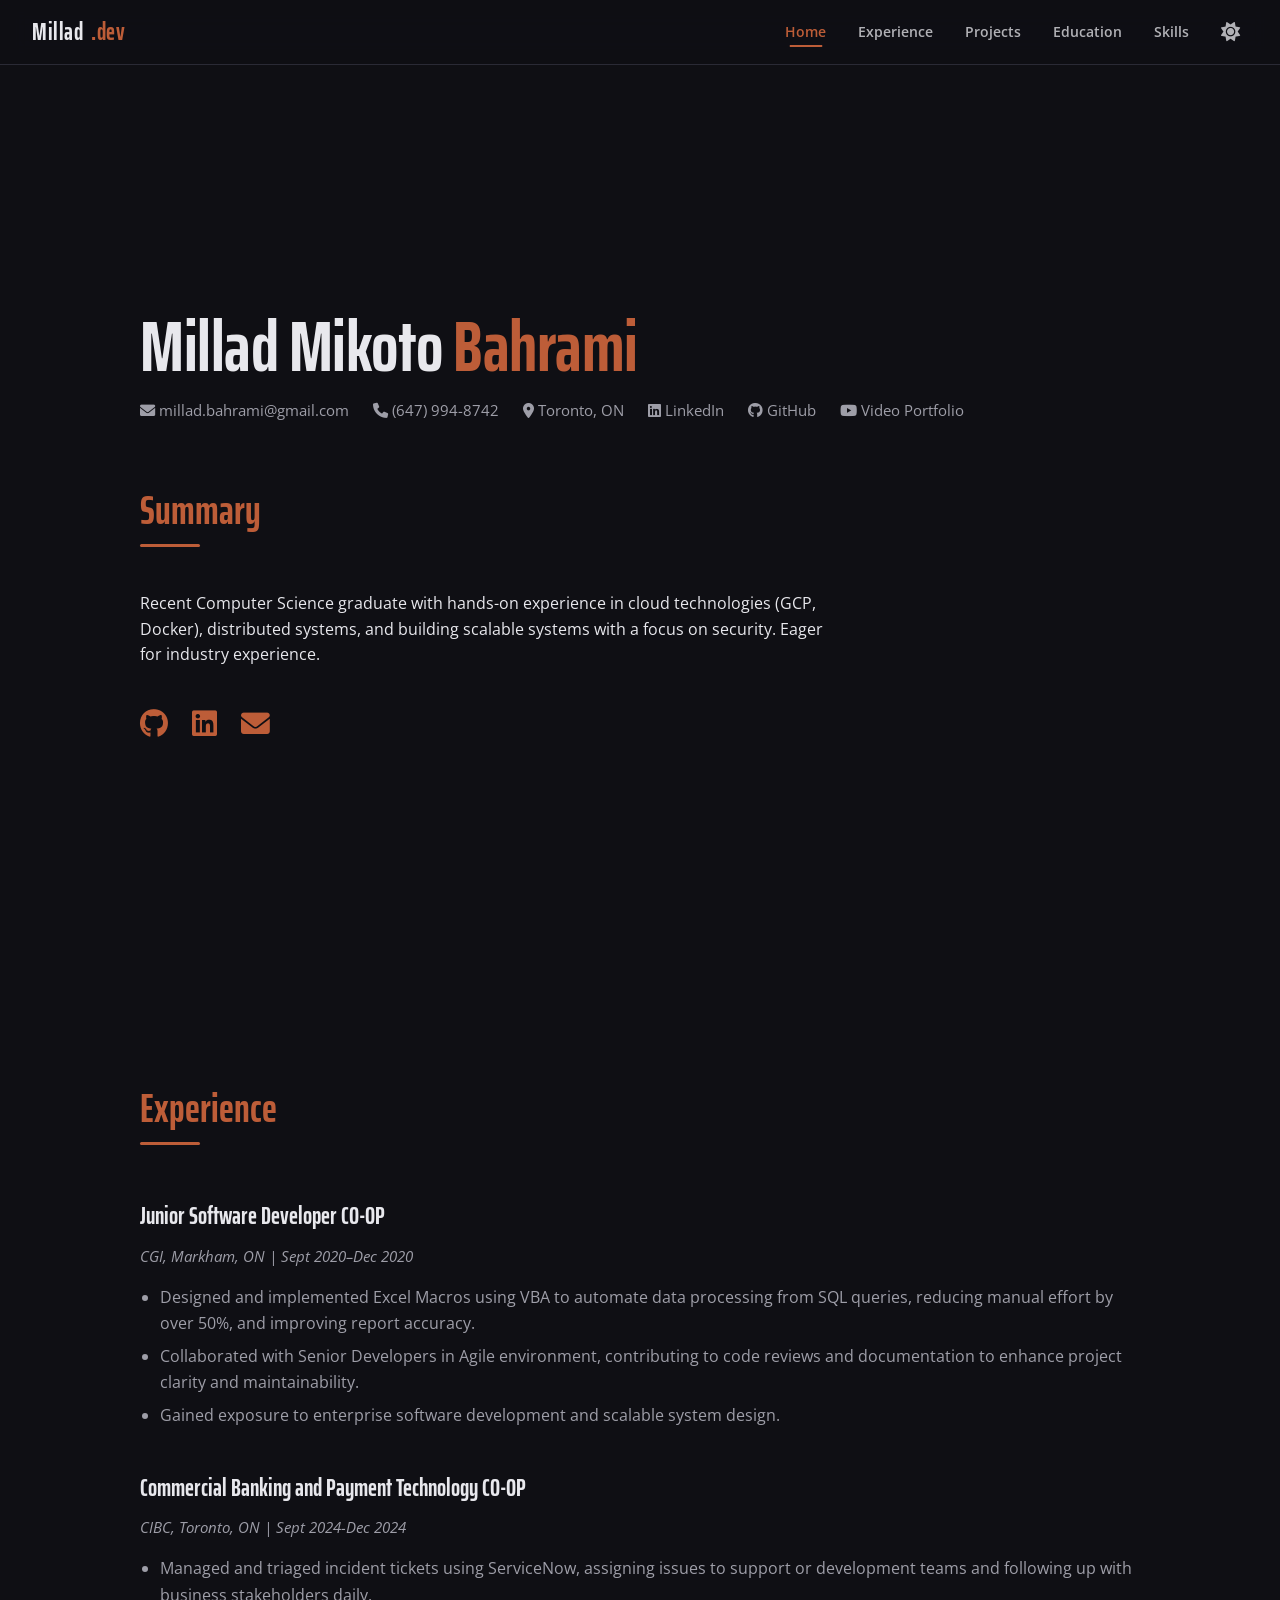
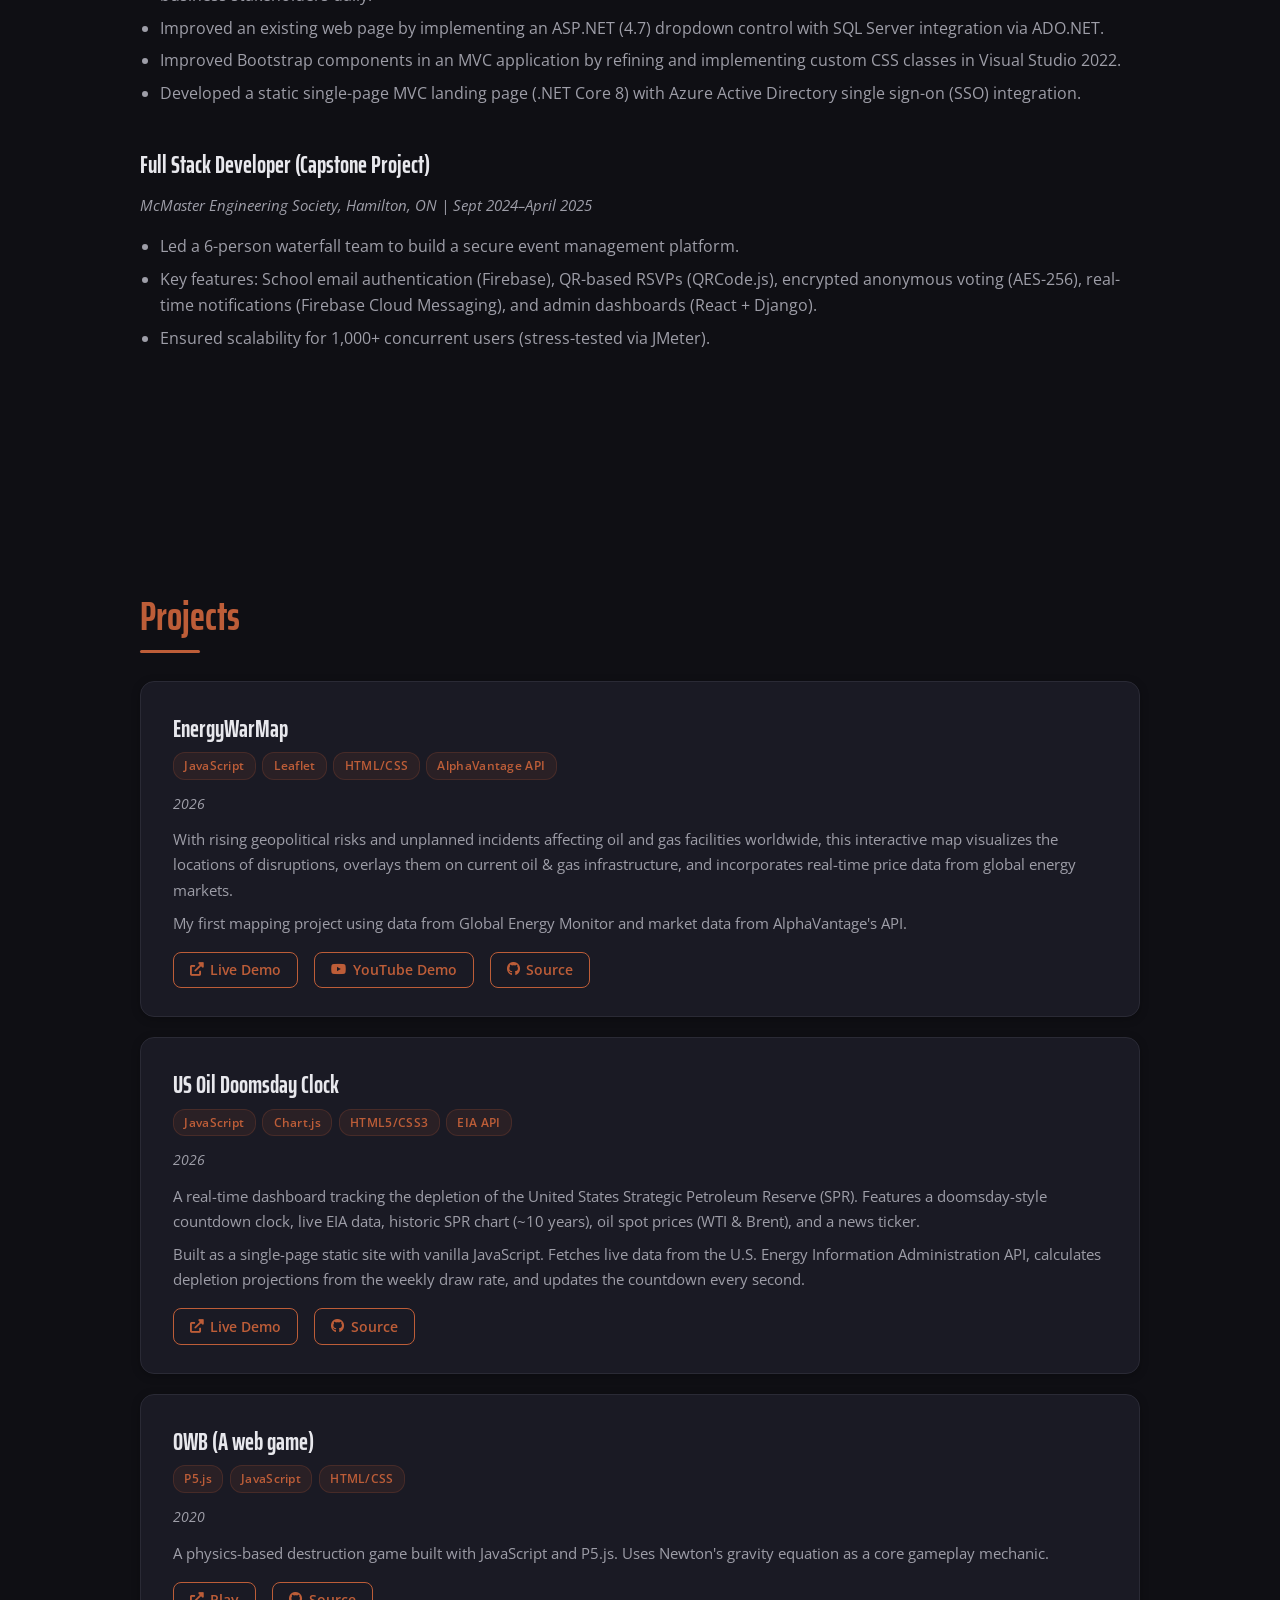
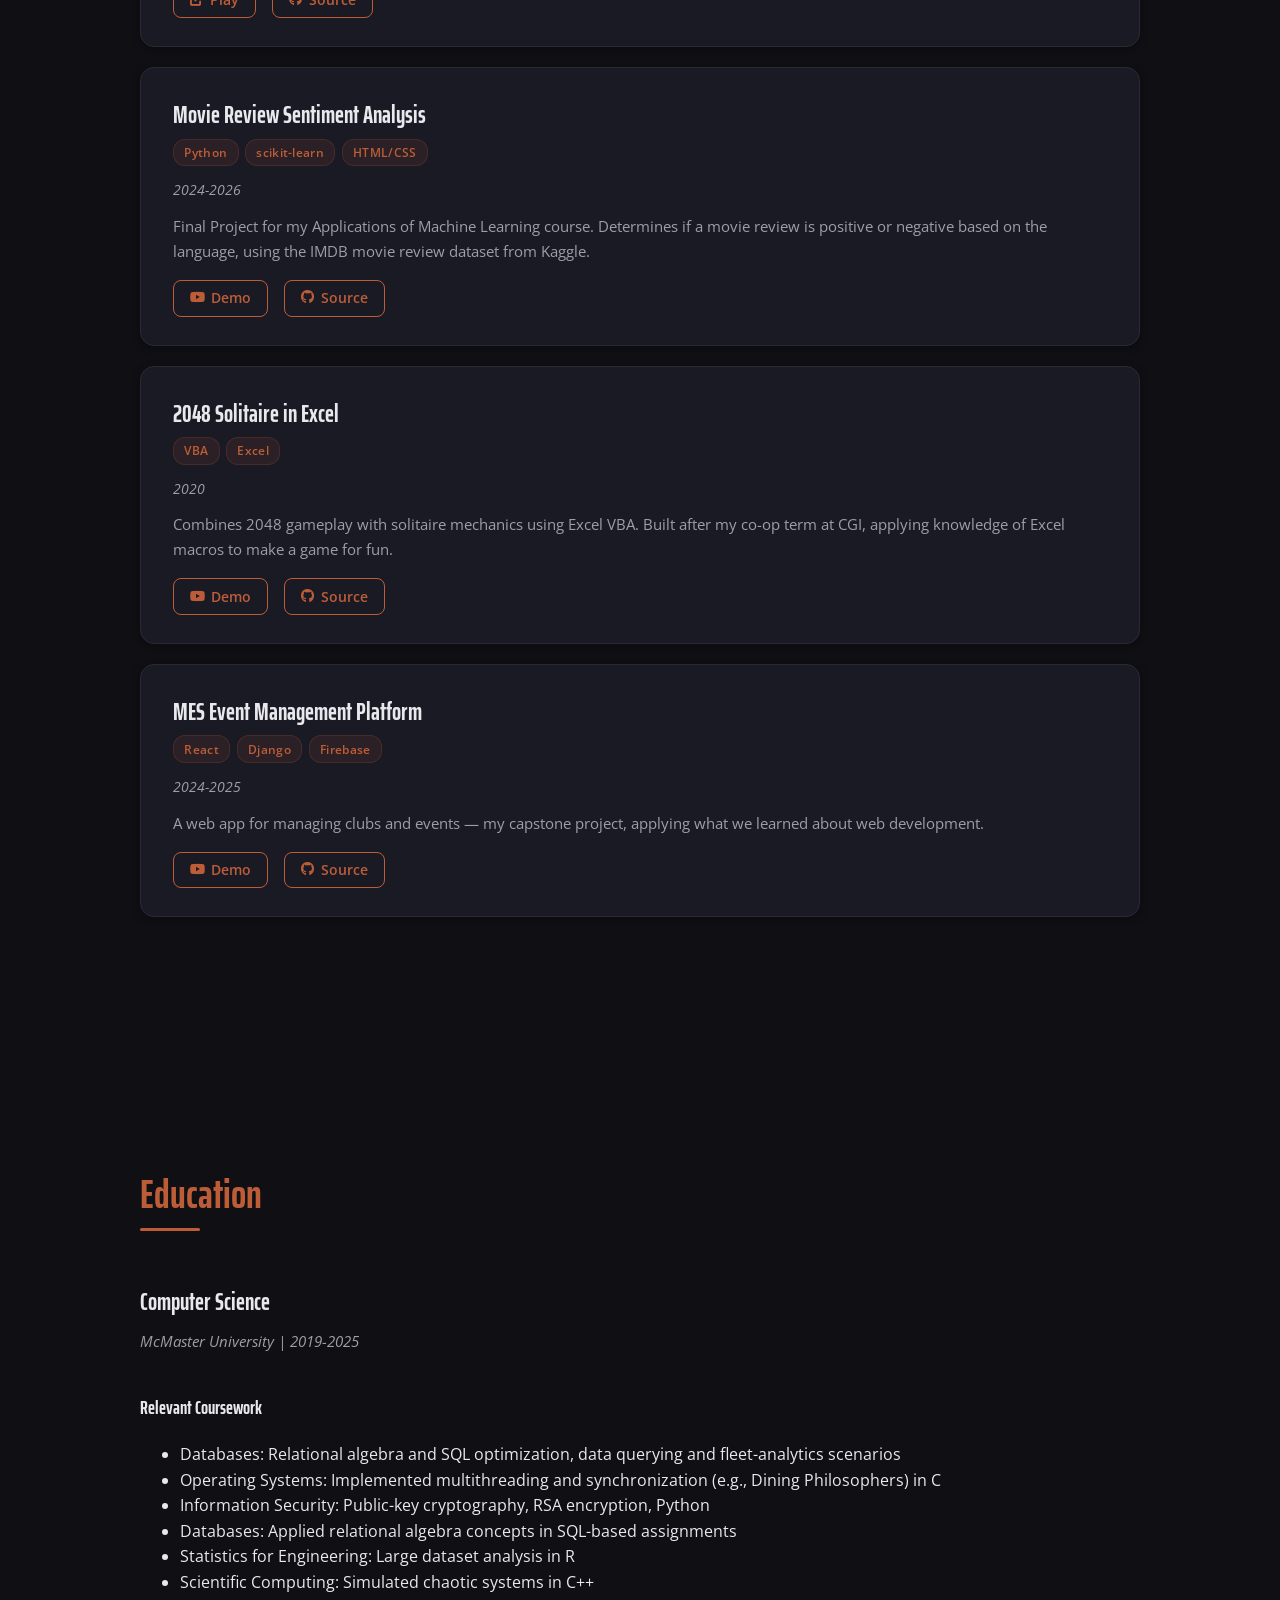
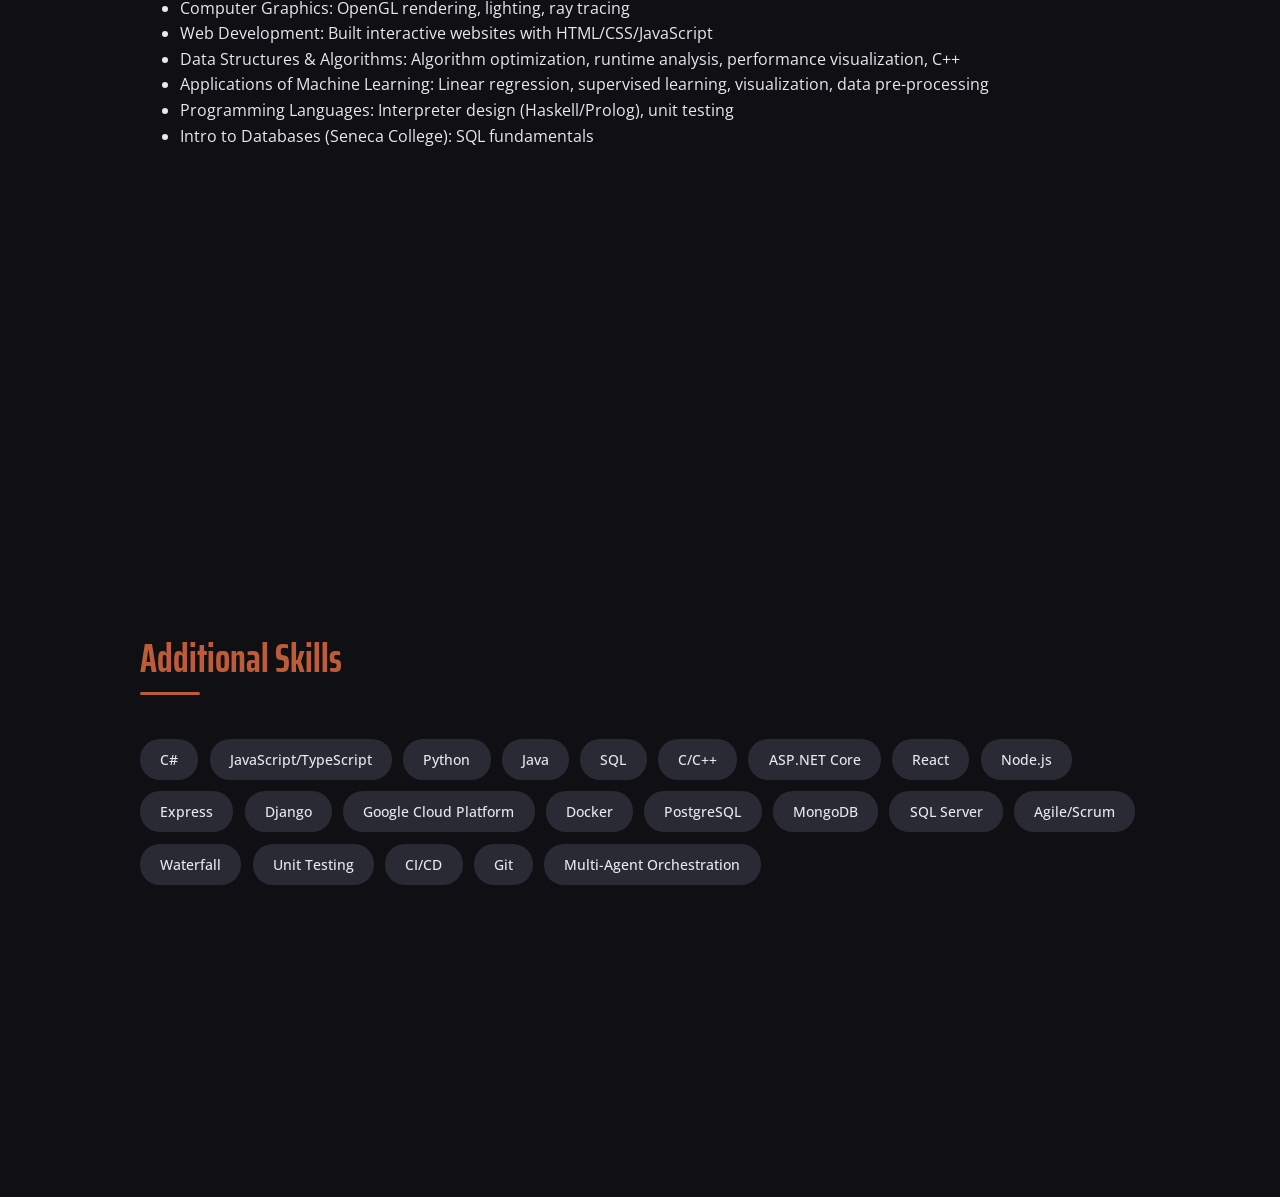
<file: index.html>
<!DOCTYPE html>
<html lang="en" data-theme="dark">
<head>
  <meta charset="UTF-8">
  <meta name="viewport" content="width=device-width, initial-scale=1.0">
  <title>Millad Mikoto Bahrami | Resume</title>
  <link href="https://fonts.googleapis.com/css2?family=Open+Sans:wght@400;600;700&family=Saira+Extra+Condensed:wght@700&display=swap" rel="stylesheet">
  <link rel="stylesheet" href="https://cdnjs.cloudflare.com/ajax/libs/font-awesome/6.0.0/css/all.min.css">
  <link rel="stylesheet" href="css/style.css">
</head>
<body>

  <!-- ===== Navigation Bar ===== -->
  <nav id="navbar">
    <a href="#summary" class="nav-logo">
      Millad<span class="accent">.dev</span>
    </a>
    <button class="hamburger" id="hamburger" aria-label="Toggle navigation">
      <i class="fas fa-bars"></i>
    </button>
    <ul class="nav-links" id="navLinks">
      <li><a href="#summary" class="active">Home</a></li>
      <li><a href="#experience">Experience</a></li>
      <li><a href="#projects">Projects</a></li>
      <li><a href="#education">Education</a></li>
      <li><a href="#skills">Skills</a></li>
      <li>
        <button class="theme-toggle" id="themeToggle" aria-label="Toggle dark/light mode">
          <i class="fas fa-sun"></i>
        </button>
      </li>
    </ul>
  </nav>

  <!-- ===== Main Content ===== -->
  <main>
    <section id="summary">
      <div class="anim-fade-up">
        <h1>Millad Mikoto <span class="highlight">Bahrami</span></h1>
        <div class="contact-info">
          <a href="mailto:millad.bahrami@gmail.com"><i class="fas fa-envelope"></i> millad.bahrami@gmail.com</a>
          <a href="tel:6479948742"><i class="fas fa-phone"></i> (647) 994-8742</a>
          <a href="#"><i class="fas fa-map-marker-alt"></i> Toronto, ON</a>
          <a href="https://www.linkedin.com/in/millad-bahrami-360293195/" target="_blank"><i class="fab fa-linkedin"></i> LinkedIn</a>
          <a href="https://github.com/millad456" target="_blank"><i class="fab fa-github"></i> GitHub</a>
          <a href="https://www.youtube.com/watch?v=SRT-21i36ms&list=PL-hiD96-U89ERD7Gi32cFxG1NK02Tm1QY" target="_blank"><i class="fab fa-youtube"></i> Video Portfolio</a>
        </div>
        
        <h2>Summary</h2>
        <p style="max-width: 700px;">Recent Computer Science graduate with hands-on experience in cloud technologies (GCP, Docker), distributed systems, and building scalable systems with a focus on security. Eager for industry experience.</p>
      
        <div class="social-icons">
          <a href="https://github.com/millad456" target="_blank" aria-label="GitHub"><i class="fab fa-github"></i></a>
          <a href="https://www.linkedin.com/in/millad-bahrami-360293195/" target="_blank" aria-label="LinkedIn"><i class="fab fa-linkedin"></i></a>
          <a href="mailto:millad.bahrami@gmail.com" aria-label="Email"><i class="fas fa-envelope"></i></a>
        </div>
      </div>
    </section>

    <section id="experience">
      <div class="anim-fade-up">
        <h2>Experience</h2>
        
        <div class="item">
          <h3>Junior Software Developer CO-OP</h3>
          <p class="meta">CGI, Markham, ON | Sept 2020–Dec 2020</p>
          <ul>
            <li>Designed and implemented Excel Macros using VBA to automate data processing from SQL queries, reducing manual effort by over 50%, and improving report accuracy.</li>
            <li>Collaborated with Senior Developers in Agile environment, contributing to code reviews and documentation to enhance project clarity and maintainability.</li>
            <li>Gained exposure to enterprise software development and scalable system design.</li>
          </ul>
        </div>
        <div class="item">
          <h3>Commercial Banking and Payment Technology CO-OP</h3>
          <p class="meta">CIBC, Toronto, ON | Sept 2024-Dec 2024</p>
          <ul>
            <li>Managed and triaged incident tickets using ServiceNow, assigning issues to support or development teams and following up with business stakeholders daily.</li>
            <li>Improved an existing web page by implementing an ASP.NET (4.7) dropdown control with SQL Server integration via ADO.NET.</li>
            <li>Improved Bootstrap components in an MVC application by refining and implementing custom CSS classes in Visual Studio 2022.</li>
            <li>Developed a static single-page MVC landing page (.NET Core 8) with Azure Active Directory single sign-on (SSO) integration.</li>
          </ul>
        </div>
        <div class="item">
          <h3>Full Stack Developer (Capstone Project)</h3>
          <p class="meta">McMaster Engineering Society, Hamilton, ON | Sept 2024–April 2025</p>
          <ul>
            <li>Led a 6-person waterfall team to build a secure event management platform.</li>
            <li>Key features: School email authentication (Firebase), QR-based RSVPs (QRCode.js), encrypted anonymous voting (AES-256), real-time notifications (Firebase Cloud Messaging), and admin dashboards (React + Django).</li>
            <li>Ensured scalability for 1,000+ concurrent users (stress-tested via JMeter).</li>
          </ul>
        </div>
      </div>
    </section>

    <section id="projects">
      <div class="anim-fade-up">
        <h2>Projects</h2>
        <div class="project-grid">
          <div class="project-card anim-fade-up-item stagger-1">
            <h3><a href="https://millad456.github.io/EnergyWarMap/" target="_blank">EnergyWarMap</a></h3>
            <div class="project-tech">
              <span>JavaScript</span>
              <span>Leaflet</span>
              <span>HTML/CSS</span>
              <span>AlphaVantage API</span>
            </div>
            <p class="meta">2026</p>
            <p>With rising geopolitical risks and unplanned incidents affecting oil and gas facilities worldwide, this interactive map visualizes the locations of disruptions, overlays them on current oil & gas infrastructure, and incorporates real-time price data from global energy markets.</p>
            <p>My first mapping project using data from Global Energy Monitor and market data from AlphaVantage's API.</p>
            <div class="project-links">
              <a href="https://millad456.github.io/EnergyWarMap/" target="_blank"><i class="fas fa-external-link-alt"></i> Live Demo</a>
              <a href="https://www.youtube.com/watch?v=tMpcsMJPiAM" target="_blank"><i class="fab fa-youtube"></i> YouTube Demo</a>
              <a href="https://github.com/millad456/EnergyWarMap" target="_blank"><i class="fab fa-github"></i> Source</a>
            </div>
          </div>

          <div class="project-card anim-fade-up-item stagger-2">
            <h3><a href="https://millad456.github.io/us-oil-doomsday-clock/" target="_blank">US Oil Doomsday Clock</a></h3>
            <div class="project-tech">
              <span>JavaScript</span>
              <span>Chart.js</span>
              <span>HTML5/CSS3</span>
              <span>EIA API</span>
            </div>
            <p class="meta">2026</p>
            <p>A real-time dashboard tracking the depletion of the United States Strategic Petroleum Reserve (SPR). Features a doomsday-style countdown clock, live EIA data, historic SPR chart (~10 years), oil spot prices (WTI & Brent), and a news ticker.</p>
            <p>Built as a single-page static site with vanilla JavaScript. Fetches live data from the U.S. Energy Information Administration API, calculates depletion projections from the weekly draw rate, and updates the countdown every second.</p>
            <div class="project-links">
              <a href="https://millad456.github.io/us-oil-doomsday-clock/" target="_blank"><i class="fas fa-external-link-alt"></i> Live Demo</a>
              <a href="https://github.com/millad456/us-oil-doomsday-clock" target="_blank"><i class="fab fa-github"></i> Source</a>
            </div>
          </div>

          <div class="project-card anim-fade-up-item stagger-3">
            <h3><a href="https://millad456.itch.io/orbital-wrecking-ball" target="_blank">OWB (A web game)</a></h3>
            <div class="project-tech">
              <span>P5.js</span>
              <span>JavaScript</span>
              <span>HTML/CSS</span>
            </div>
            <p class="meta">2020</p>
            <p>A physics-based destruction game built with JavaScript and P5.js. Uses Newton's gravity equation as a core gameplay mechanic.</p>
            <div class="project-links">
              <a href="https://millad456.itch.io/orbital-wrecking-ball" target="_blank"><i class="fas fa-external-link-alt"></i> Play</a>
              <a href="https://github.com/millad456/OrbitalWreckingBall" target="_blank"><i class="fab fa-github"></i> Source</a>
            </div>
          </div>

          <div class="project-card anim-fade-up-item stagger-4">
            <h3><a href="https://youtu.be/taKBkBe5-JE" target="_blank">Movie Review Sentiment Analysis</a></h3>
            <div class="project-tech">
              <span>Python</span>
              <span>scikit-learn</span>
              <span>HTML/CSS</span>
            </div>
            <p class="meta">2024-2026</p>
            <p>Final Project for my Applications of Machine Learning course. Determines if a movie review is positive or negative based on the language, using the IMDB movie review dataset from Kaggle.</p>
            <div class="project-links">
              <a href="https://youtu.be/taKBkBe5-JE" target="_blank"><i class="fab fa-youtube"></i> Demo</a>
              <a href="https://github.com/millad456/sentiment-analysis-viz" target="_blank"><i class="fab fa-github"></i> Source</a>
            </div>
          </div>

          <div class="project-card anim-fade-up-item stagger-5">
            <h3><a href="https://www.youtube.com/watch?v=SRT-21i36ms" target="_blank">2048 Solitaire in Excel</a></h3>
            <div class="project-tech">
              <span>VBA</span>
              <span>Excel</span>
            </div>
            <p class="meta">2020</p>
            <p>Combines 2048 gameplay with solitaire mechanics using Excel VBA. Built after my co-op term at CGI, applying knowledge of Excel macros to make a game for fun.</p>
            <div class="project-links">
              <a href="https://www.youtube.com/watch?v=SRT-21i36ms" target="_blank"><i class="fab fa-youtube"></i> Demo</a>
              <a href="https://github.com/millad456/2048-Solitaire" target="_blank"><i class="fab fa-github"></i> Source</a>
            </div>
          </div>

          <div class="project-card anim-fade-up-item stagger-6">
            <h3><a href="https://www.youtube.com/watch?v=qXjTv_37JMg" target="_blank">MES Event Management Platform</a></h3>
            <div class="project-tech">
              <span>React</span>
              <span>Django</span>
              <span>Firebase</span>
            </div>
            <p class="meta">2024-2025</p>
            <p>A web app for managing clubs and events — my capstone project, applying what we learned about web development.</p>
            <div class="project-links">
              <a href="https://www.youtube.com/watch?v=qXjTv_37JMg" target="_blank"><i class="fab fa-youtube"></i> Demo</a>
              <a href="https://github.com/millad456/MES-Event-Management-Platform-v2" target="_blank"><i class="fab fa-github"></i> Source</a>
            </div>
          </div>
        </div>
      </div>
    </section>

    <section id="education">
      <div class="anim-fade-up">
        <h2>Education</h2>
        <div class="item">
          <h3>Computer Science</h3>
          <p class="meta">McMaster University | 2019-2025</p>
        </div>
        <h3>Relevant Coursework</h3>
        <ul>
          <li>Databases: Relational algebra and SQL optimization, data querying and fleet-analytics scenarios</li>
          <li>Operating Systems: Implemented multithreading and synchronization (e.g., Dining Philosophers) in C</li>
          <li>Information Security: Public-key cryptography, RSA encryption, Python</li>
          <li>Databases: Applied relational algebra concepts in SQL-based assignments</li>
          <li>Statistics for Engineering: Large dataset analysis in R</li>
          <li>Scientific Computing: Simulated chaotic systems in C++</li>
          <li>Computer Graphics: OpenGL rendering, lighting, ray tracing</li>
          <li>Web Development: Built interactive websites with HTML/CSS/JavaScript</li>
          <li>Data Structures & Algorithms: Algorithm optimization, runtime analysis, performance visualization, C++</li>
          <li>Applications of Machine Learning: Linear regression, supervised learning, visualization, data pre-processing</li>
          <li>Programming Languages: Interpreter design (Haskell/Prolog), unit testing</li>
          <li>Intro to Databases (Seneca College): SQL fundamentals</li>
        </ul>
      </div>
    </section>

    <section id="skills">
      <div class="anim-fade-up">
        <h2>Additional Skills</h2>
        <ul class="skills-list">
          <li>C#</li>
          <li>JavaScript/TypeScript</li>
          <li>Python</li>
          <li>Java</li>
          <li>SQL</li>
          <li>C/C++</li>
          <li>ASP.NET Core</li>
          <li>React</li>
          <li>Node.js</li>
          <li>Express</li>
          <li>Django</li>
          <li>Google Cloud Platform</li>
          <li>Docker</li>
          <li>PostgreSQL</li>
          <li>MongoDB</li>
          <li>SQL Server</li>
          <li>Agile/Scrum</li>
          <li>Waterfall</li>
          <li>Unit Testing</li>
          <li>CI/CD</li>
          <li>Git</li>
          <li>Multi-Agent Orchestration</li>
        </ul>
      </div>
    </section>
  </main>

  <script>
    // ===== Dark Mode Toggle =====
    (function() {
      const html = document.documentElement;
      const toggle = document.getElementById('themeToggle');
      const icon = toggle.querySelector('i');

      // Load saved preference (default to dark)
      const saved = localStorage.getItem('theme') || 'dark';
      html.setAttribute('data-theme', saved);
      icon.className = saved === 'dark' ? 'fas fa-sun' : 'fas fa-moon';

      toggle.addEventListener('click', () => {
        const current = html.getAttribute('data-theme');
        const next = current === 'dark' ? 'light' : 'dark';
        html.setAttribute('data-theme', next);
        localStorage.setItem('theme', next);
        icon.className = next === 'dark' ? 'fas fa-sun' : 'fas fa-moon';
      });
    })();

    // ===== Mobile Hamburger =====
    const hamburger = document.getElementById('hamburger');
    const navLinks = document.getElementById('navLinks');
    hamburger.addEventListener('click', () => {
      navLinks.classList.toggle('open');
      const icon = hamburger.querySelector('i');
      icon.className = navLinks.classList.contains('open') ? 'fas fa-times' : 'fas fa-bars';
    });

    // Close nav on link click (mobile)
    document.querySelectorAll('.nav-links a').forEach(link => {
      link.addEventListener('click', () => {
        navLinks.classList.remove('open');
        const icon = hamburger.querySelector('i');
        icon.className = 'fas fa-bars';
      });
    });

    // ===== Active Nav Link Highlighting =====
    const sections = document.querySelectorAll('section[id]');
    const navAnchors = document.querySelectorAll('.nav-links a[href^="#"]');

    function updateActiveLink() {
      let current = '';
      sections.forEach(section => {
        const top = section.getBoundingClientRect().top;
        if (top <= 200) {
          current = section.getAttribute('id');
        }
      });
      navAnchors.forEach(a => {
        a.classList.toggle('active', a.getAttribute('href') === '#' + current);
      });
    }

    window.addEventListener('scroll', updateActiveLink, { passive: true });
    updateActiveLink();

    // ===== Intersection Observer for Scroll Animations =====
    (function() {
      const observer = new IntersectionObserver((entries) => {
        entries.forEach(entry => {
          if (entry.isIntersecting) {
            entry.target.classList.add('visible');
          }
        });
      }, {
        threshold: 0.15,
        rootMargin: '0px 0px -50px 0px'
      });

      // Observe all anim-fade-up containers
      document.querySelectorAll('.anim-fade-up').forEach(el => observer.observe(el));
      // Observe all anim-fade-up-item cards
      document.querySelectorAll('.anim-fade-up-item').forEach(el => observer.observe(el));
    })();

    // ===== Smooth Scrolling for Nav Links =====
    document.querySelectorAll('a[href^="#"]').forEach(anchor => {
      anchor.addEventListener('click', function (e) {
        e.preventDefault();
        const target = document.querySelector(this.getAttribute('href'));
        if (target) {
          target.scrollIntoView({
            behavior: 'smooth',
            block: 'start'
          });
        }
      });
    });
  </script>
</body>
</html>
</file>
<file: css/style.css>
/* ===== CSS Custom Properties (Light Mode Default) ===== */
:root {
  /* Colors - Light */
  --bg-primary: #ffffff;
  --bg-secondary: #f8f9fa;
  --bg-card: #ffffff;
  --text-primary: #333333;
  --text-secondary: #6c757d;
  --accent: #bd5d38;
  --accent-hover: #9a4c2e;
  --accent-rgb: 189, 93, 56;
  --border: #e9ecef;
  --nav-bg: rgba(255, 255, 255, 0.85);
  --nav-text: #333333;
  --nav-hover: #bd5d38;
  --shadow: rgba(0, 0, 0, 0.08);
  --card-shadow: rgba(0, 0, 0, 0.06);
  --skill-bg: #e9ecef;
  --skill-color: #333333;
  --card-hover-shadow: rgba(0, 0, 0, 0.12);
  --icon-color: #bd5d38;
  --meta-color: #6c757d;
  --hr-color: rgba(0, 0, 0, 0.1);
}

/* ===== Dark Mode (Default) ===== */
[data-theme="dark"] {
  --bg-primary: #0f0f14;
  --bg-secondary: #16161d;
  --bg-card: #1a1a24;
  --text-primary: #e8e8ed;
  --text-secondary: #9e9ea8;
  --accent: #bd5d38;
  --accent-hover: #d4734d;
  --accent-rgb: 189, 93, 56;
  --border: #2a2a35;
  --nav-bg: rgba(15, 15, 20, 0.88);
  --nav-text: #e8e8ed;
  --nav-hover: #bd5d38;
  --shadow: rgba(0, 0, 0, 0.3);
  --card-shadow: rgba(0, 0, 0, 0.25);
  --skill-bg: #2a2a35;
  --skill-color: #e8e8ed;
  --card-hover-shadow: rgba(0, 0, 0, 0.4);
  --icon-color: #bd5d38;
  --meta-color: #9e9ea8;
  --hr-color: rgba(255, 255, 255, 0.08);
}

html {
  scroll-behavior: smooth;
  transition: background-color 0.3s ease;
}

body {
  font-family: 'Open Sans', sans-serif;
  margin: 0;
  padding: 0;
  line-height: 1.6;
  color: var(--text-primary);
  background-color: var(--bg-primary);
  overflow-x: hidden;
  transition: background-color 0.3s ease, color 0.3s ease;
}

/* ===== Top Navigation Bar ===== */
#navbar {
  position: fixed;
  top: 0;
  left: 0;
  right: 0;
  z-index: 1000;
  background: var(--nav-bg);
  backdrop-filter: blur(14px) saturate(180%);
  -webkit-backdrop-filter: blur(14px) saturate(180%);
  border-bottom: 1px solid var(--border);
  padding: 0 2rem;
  height: 64px;
  display: flex;
  align-items: center;
  justify-content: space-between;
  transition: background 0.3s ease, border-color 0.3s ease;
}

.nav-logo {
  font-family: 'Saira Extra Condensed', sans-serif;
  font-weight: 700;
  font-size: 1.5rem;
  color: var(--nav-text);
  text-decoration: none;
  letter-spacing: 0.5px;
  display: flex;
  align-items: center;
  gap: 0.5rem;
}

.nav-logo .accent {
  color: var(--accent);
}

.nav-links {
  display: flex;
  align-items: center;
  gap: 0;
  list-style: none;
  margin: 0;
  padding: 0;
}

.nav-links a {
  color: var(--nav-text);
  text-decoration: none;
  font-size: 0.9rem;
  font-weight: 600;
  padding: 0.5rem 1rem;
  border-radius: 8px;
  transition: all 0.2s ease;
  position: relative;
  opacity: 0.75;
}

.nav-links a::after {
  content: '';
  position: absolute;
  bottom: 2px;
  left: 50%;
  transform: translateX(-50%) scaleX(0);
  width: calc(100% - 2rem);
  height: 2px;
  background: var(--accent);
  border-radius: 1px;
  transition: transform 0.25s cubic-bezier(0.22, 1, 0.36, 1);
}

.nav-links a:hover {
  opacity: 1;
  color: var(--nav-hover);
  background: rgba(var(--accent-rgb), 0.08);
}

.nav-links a:hover::after {
  transform: translateX(-50%) scaleX(0.8);
}

.nav-links a.active {
  opacity: 1;
  color: var(--accent);
}

.nav-links a.active::after {
  transform: translateX(-50%) scaleX(0.8);
}

/* Dark Mode Toggle */
.theme-toggle {
  background: none;
  border: none;
  color: var(--nav-text);
  font-size: 1.2rem;
  cursor: pointer;
  padding: 0.5rem;
  border-radius: 8px;
  display: flex;
  align-items: center;
  justify-content: center;
  transition: all 0.2s ease;
  opacity: 0.75;
  margin-left: 0.5rem;
}

.theme-toggle:hover {
  opacity: 1;
  background: rgba(var(--accent-rgb), 0.08);
  color: var(--accent);
}

/* Mobile Hamburger */
.hamburger {
  display: none;
  background: none;
  border: none;
  cursor: pointer;
  padding: 0.5rem;
  color: var(--nav-text);
  font-size: 1.5rem;
}

/* ===== Main Content ===== */
main {
  margin-top: 64px;
  padding: 0 4rem;
}

/* ===== Sections ===== */
section {
  min-height: 100vh;
  display: flex;
  flex-direction: column;
  justify-content: center;
  padding: 5rem 0;
  box-sizing: border-box;
  scroll-margin-top: 80px;
}

section > div {
  width: 100%;
  max-width: 1000px;
  margin: 0 auto;
}

/* ===== Animation Classes (Intersection Observer) ===== */
.anim-fade-up {
  opacity: 0;
  transform: translateY(30px);
  transition: opacity 0.7s cubic-bezier(0.22, 1, 0.36, 1),
              transform 0.7s cubic-bezier(0.22, 1, 0.36, 1);
}

.anim-fade-up.visible {
  opacity: 1;
  transform: translateY(0);
}

.anim-fade-up-item {
  opacity: 0;
  transform: translateY(20px);
  transition: opacity 0.5s cubic-bezier(0.22, 1, 0.36, 1),
              transform 0.5s cubic-bezier(0.22, 1, 0.36, 1);
}

.anim-fade-up-item.visible {
  opacity: 1;
  transform: translateY(0);
}

/* Stagger delays for cards */
.stagger-1 { transition-delay: 0.05s; }
.stagger-2 { transition-delay: 0.1s; }
.stagger-3 { transition-delay: 0.15s; }
.stagger-4 { transition-delay: 0.2s; }
.stagger-5 { transition-delay: 0.25s; }
.stagger-6 { transition-delay: 0.3s; }
.stagger-7 { transition-delay: 0.35s; }

/* Respect reduced motion */
@media (prefers-reduced-motion: reduce) {
  .anim-fade-up, .anim-fade-up-item {
    opacity: 1;
    transform: none;
    transition: none;
  }
  .stagger-1, .stagger-2, .stagger-3, .stagger-4,
  .stagger-5, .stagger-6, .stagger-7 {
    transition-delay: 0s;
  }
  html {
    scroll-behavior: auto;
  }
}

/* ===== Typography ===== */
h1, h2, h3 {
  font-family: 'Saira Extra Condensed', sans-serif;
  font-weight: 700;
}

h1 {
  font-size: 4.5rem;
  margin-bottom: 0;
  line-height: 1;
  letter-spacing: -0.5px;
}

h2 {
  font-size: 2.5rem;
  color: var(--accent);
  margin-bottom: 2rem;
  position: relative;
  display: inline-block;
}

h2::after {
  content: '';
  position: absolute;
  bottom: -4px;
  left: 0;
  width: 60px;
  height: 3px;
  background: var(--accent);
  border-radius: 2px;
}

.highlight {
  color: var(--accent);
}

.subheading {
  font-size: 1.2rem;
  margin-top: 0;
  color: var(--text-secondary);
  transition: color 0.3s ease;
}

/* ===== Contact Info ===== */
.contact-info {
  display: flex;
  flex-wrap: wrap;
  gap: 1rem 1.5rem;
  margin: 1rem 0 1.5rem 0;
}

.contact-info a {
  color: var(--text-secondary);
  text-decoration: none;
  font-size: 0.95rem;
  transition: color 0.2s ease;
  position: relative;
}

.contact-info a:hover {
  color: var(--accent);
}

/* ===== Summary Section Social Icons ===== */
#summary .social-icons {
  display: flex;
  gap: 1.5rem;
  margin: 2rem 0;
}

#summary .social-icons a {
  color: var(--icon-color);
  font-size: 1.8rem;
  transition: all 0.3s ease;
}

#summary .social-icons a:hover {
  color: var(--accent-hover);
  transform: scale(1.15) translateY(-2px);
}

/* ===== Project Cards ===== */
.project-grid {
  display: flex;
  flex-direction: column;
  gap: 1.25rem;
}

.project-card {
  background: var(--bg-card);
  border: 1px solid var(--border);
  border-radius: 14px;
  padding: 1.75rem 2rem;
  transition: all 0.3s cubic-bezier(0.22, 1, 0.36, 1);
  box-shadow: 0 2px 8px var(--card-shadow);
}

.project-card:hover {
  transform: translateY(-3px);
  box-shadow: 0 12px 32px var(--card-hover-shadow);
  border-color: var(--accent);
}

.project-card h3 {
  margin: 0 0 0.25rem 0;
  font-size: 1.5rem;
}

.project-card h3 a {
  color: var(--text-primary);
  text-decoration: none;
  transition: color 0.2s ease;
}

.project-card h3 a:hover {
  color: var(--accent);
}

.project-card .meta {
  color: var(--meta-color);
  font-size: 0.9rem;
  font-style: italic;
  margin: 0 0 0.75rem 0;
  transition: color 0.3s ease;
}

.project-card p {
  color: var(--text-secondary);
  font-size: 0.95rem;
  margin: 0 0 0.5rem 0;
  line-height: 1.65;
  transition: color 0.3s ease;
}

.project-card .project-links {
  margin-top: 1rem;
  display: flex;
  gap: 1rem;
  flex-wrap: wrap;
}

.project-card .project-links a {
  display: inline-flex;
  align-items: center;
  gap: 0.4rem;
  font-size: 0.85rem;
  font-weight: 600;
  color: var(--accent);
  text-decoration: none;
  padding: 0.4rem 1rem;
  border-radius: 8px;
  border: 1px solid var(--accent);
  transition: all 0.2s ease;
}

.project-card .project-links a:hover {
  background: var(--accent);
  color: #ffffff;
}

/* Tech stack pills inside project cards */
.project-tech {
  display: flex;
  flex-wrap: wrap;
  gap: 0.4rem;
  margin-bottom: 0.75rem;
}

.project-tech span {
  background: rgba(var(--accent-rgb), 0.1);
  color: var(--accent);
  font-size: 0.75rem;
  font-weight: 600;
  padding: 0.2rem 0.65rem;
  border-radius: 12px;
  letter-spacing: 0.3px;
  border: 1px solid rgba(var(--accent-rgb), 0.2);
}

/* Old .item style kept for experience/education */
.item {
  margin-bottom: 2.5rem;
}

.item h3 {
  font-size: 1.5rem;
  margin-bottom: 0.25rem;
}

.meta {
  color: var(--meta-color);
  margin: 0.5rem 0;
  font-style: italic;
  font-size: 0.95rem;
}

/* ===== Skills ===== */
.skills-list {
  display: flex;
  flex-wrap: wrap;
  gap: 0.7rem;
  padding: 0;
  margin-top: 1rem;
}

.skills-list li {
  background: var(--skill-bg);
  color: var(--skill-color);
  padding: 0.5rem 1.2rem;
  border-radius: 20px;
  list-style: none;
  font-size: 0.9rem;
  font-weight: 500;
  transition: all 0.2s ease;
  border: 1px solid transparent;
}

.skills-list li:hover {
  background: rgba(var(--accent-rgb), 0.1);
  color: var(--accent);
  border-color: rgba(var(--accent-rgb), 0.3);
  transform: translateY(-2px);
}

/* ===== Experience & Education ===== */
.item ul {
  padding-left: 1.25rem;
  color: var(--text-secondary);
  transition: color 0.3s ease;
}

.item ul li {
  margin-bottom: 0.4rem;
  line-height: 1.65;
}

/* ===== Horizontal Rule ===== */
hr {
  border: none;
  border-top: 1px solid var(--hr-color);
  margin: 1.5rem 0;
  transition: border-color 0.3s ease;
}

/* ===== Mobile Responsiveness ===== */
@media (max-width: 768px) {
  #navbar {
    padding: 0 1rem;
  }

  .nav-links {
    display: none;
    position: absolute;
    top: 64px;
    left: 0;
    right: 0;
    flex-direction: column;
    background: var(--nav-bg);
    backdrop-filter: blur(14px) saturate(180%);
    border-bottom: 1px solid var(--border);
    padding: 1rem;
    gap: 0.25rem;
  }

  .nav-links.open {
    display: flex;
  }

  .hamburger {
    display: flex;
  }

  .nav-links a {
    width: 100%;
    padding: 0.75rem 1rem;
  }

  main {
    padding: 0 1.5rem;
  }

  section {
    min-height: auto;
    padding: 4rem 0;
  }

  h1 {
    font-size: 2.8rem;
  }

  h2 {
    font-size: 2rem;
  }

  .contact-info a {
    display: block;
    margin: 0.3rem 0;
  }

  .project-card {
    padding: 1.25rem 1.25rem;
  }

  .project-card .project-links {
    flex-direction: column;
    gap: 0.5rem;
  }

  .project-card .project-links a {
    justify-content: center;
  }
}

/* ===== Smooth scroll at element level ===== */
@media (prefers-reduced-motion: no-preference) {
  html {
    scroll-behavior: smooth;
  }
}
</file>
